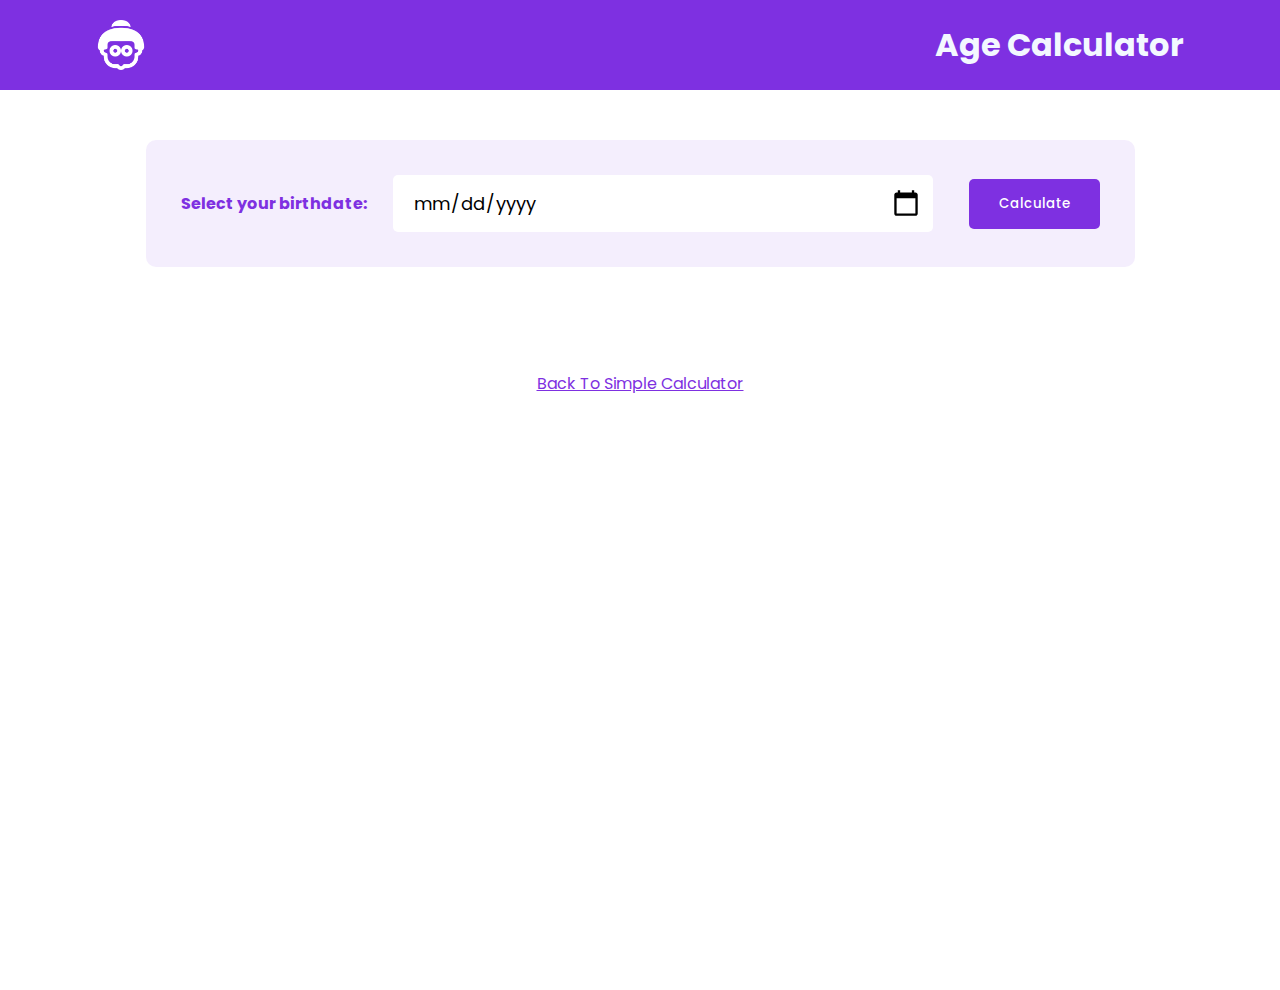
<file: projects/age-calculator.html>
<!DOCTYPE html>

<html lang="en">
  <head>
    <meta charset="UTF-8">
    <meta name="viewport" content="width=device-width, initial-scale=1.0">
    <title>Age Calculator</title>
    <link rel="icon" href="/assets/icons8-old-woman-96-b.png" type="image/png/svg">
    <style>
      @import url('https://fonts.googleapis.com/css2?family=Poppins:ital,wght@0,300;0,500;0,600;0,700;1,400&display=swap');

      * {
        margin: 0;
        padding: 0;
        font-family: 'Poppins', sans-serif;
        box-sizing: border-box;
      }

      body {
        overflow: hidden;
        max-width: 100vw;
      }

      header {
        display: flex;
        justify-content: space-between;
        align-items: center;
        background-color: #7E30E1;
        height: 10vh;
        padding: 0 6em;
      }

      header h1 {
        font-weight: 700;
        color: #F3F8FF;
      }
      
      header img {
        width: 50px;
      }

      header h1:hover {
        color: #F3F8FF;
      }

      .container {
        display: flex;
        justify-content: center;
        align-items: start;
        width: 100%;
        min-height: 100vh;
        background-color: white;
        color: black;
        padding: 10px;
      }

      .calculator {
        display: flex;
        flex-direction: column;
        justify-content: center;
        align-items: center;
        gap: 1rem;
      }

      .calculator h1 {
        font-size: 60px;
      }

      .input-box {
        margin: 40px 0;
        padding: 35px;
        border-radius: 10px;
        background-color: #7d30e115;
        display: flex;
        align-items: center;
        gap: 1rem;
      }

      .input-box input {
        flex: 1;
        margin-right: 20px;
        padding: 14px 20px;
        border: 0;
        outline: 0;
        font-size: 18px;
        border-radius: 5px;
        position: relative;
      }

      .input-box button {
        background-color: #7E30E1;
        color: white;
        border: 0;
        outline: 0;
        padding: 15px 30px;
        border-radius: 5px;
        font-weight: 500;
        cursor: pointer;
      }

      .input-box button:hover {
        opacity: 0.9;
      }

      .input-box #date {
        width: 60vh;
      }

      .input-box input::-webkit-calendar-picker-indicator {
        inset: 0;
        height: auto;
        width: auto;
        position: absolute;
        background-position: calc(100% - 10px);
        background-size: 30px;
        cursor: pointer;
      }

      #result {
        font-size: 20px;
      }

      #result span {
        color: brown;
      }

      .calculator a {
        color: #7E30E1;
        margin-top: 2rem;
      }

      .input-box label {
        font-size: 16px;
        margin-right: 10px;
        color: #7E30E1;
        font-weight: bold;
      }
       
      @media screen and (max-width: 768px) {
        header {
          padding: 0 2em; 
        }

        .calculator h1 {
          font-size: 40px;
        }

        .input-box {
          flex-direction: column;
          text-align: center;
        }

        .input-box input {
          margin-right: 0;
        }

        .input-box #date {
          width: 100%; 
        }
      }

      @media screen and (max-width: 420px) {
        header h1 {
          font-size: 1.5rem;
        }

        header img {
        width: 40px;
      }
      }
    </style>
  </head>
  <body>
    <header>
      <img src="/assets/icons8-old-woman-96.png" alt="Logo">
      <h1>Age Calculator</h1>
    </header>
    <div class="container">
      <div class="calculator">
        <div class="input-box">
          <label for="date">Select your birthdate:</label>
          <input type="date" id="date">
          <button onclick="calculateAge();">Calculate</button>
        </div>
        <p id="result"></p>
        <a href="./calculator.html">Back To Simple Calculator</a>
      </div>
    </div>

    <script>
      let userInput = document.getElementById("date");
      userInput.max = new Date().toISOString().split("T")[0];

      let result = document.getElementById("result");

      function calculateAge() {
        let birthDate = new Date(userInput.value);

        let d1 = birthDate.getDate();
        let m1 = birthDate.getMonth();
        let y1 = birthDate.getFullYear();

        let today = new Date();

        let d2 = today.getDate();
        let m2 = today.getMonth() + 1;
        let y2 = today.getFullYear();

        let d3, m3, y3;

        y3 = y2 - y1;

        if (m2 >= m1) {
          m3 = m2 - m1;
        } else {
          y3--;
          m3 = 12 + m2 - m1;
        }

        if (d2 >= d1) {
          d3 = d2 - d1;
        } else {
          m3--;
          d3 = getDaysInMonth(y1, m1) + d2 - d1;
        }

        if (m3 < 0) {
          m3 = 11;
          y3--;
        }
        result.innerHTML = `Your current age is <span>${y3}</span> years, <span>${m3}</span> months, and <span>${d3}</span> days.`;
      }

      function getDaysInMonth(year, month) {
        return new Date(year, month, 0).getDate();
      }
    </script>
  </body>
</html>
</file>
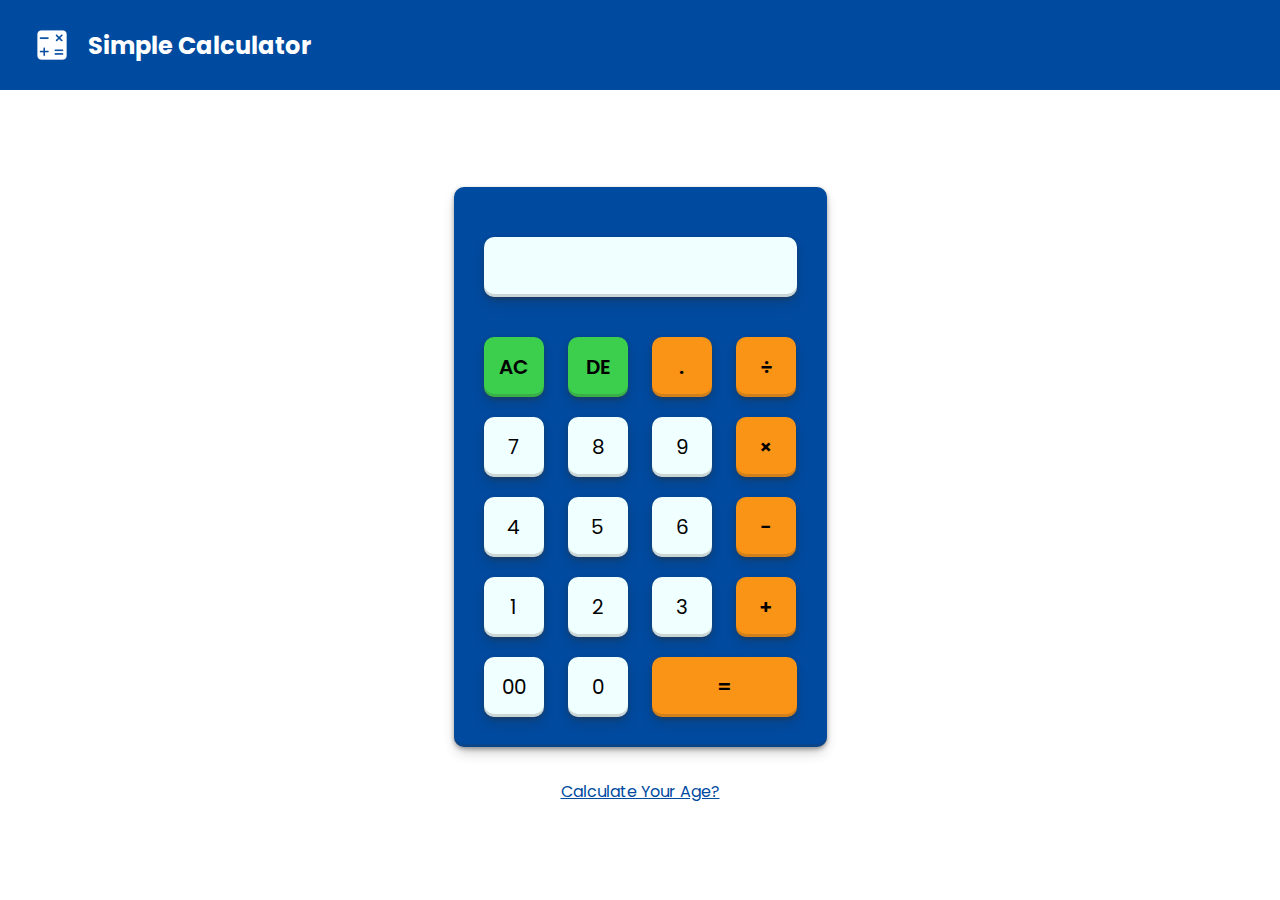
<file: projects/calculator.html>
<!DOCTYPE html>

<html lang="en">
  <head>
    <meta charset="UTF-8">
    <meta name="viewport" content="width=device-width, initial-scale=1.0">
    <title>Simple Calculator!</title>
    <link rel="icon" href="/assets/calculator.svg" type="image/png/svg">

    <style>
      @import url('https://fonts.googleapis.com/css2?family=Poppins:ital,wght@0,300;0,500;0,600;0,700;1,400&display=swap');

    * {
      margin: 0;
      padding: 0;
      font-family: 'Poppins', sans-serif;
      box-sizing: border-box;
    }

    body {
      overflow: hidden;
    }

    .container {
      width: 100%;
      height: 90vh;
      background-color: white;
      display: flex;
      align-items: center;
      justify-content: center;
      flex-direction: column;
      gap: 2rem;
    }

    .calculator {
      background-color: rgb(0, 74, 159);
      padding: 20px;
      border-radius: 10px;
      box-shadow: rgba(48, 48, 48, 0.4) 0px 2px 4px, rgba(50, 50, 50, 0.3) 0px 7px 13px -3px, rgba(50, 50, 50, 0.2) 0px -3px 0px inset;
    }

    .calculator form input {
      border: 0;
      outline: 0;
      width: 60px;
      height: 60px;
      border-radius: 10px;
      box-shadow: rgba(48, 48, 48, 0.4) 0px 2px 4px, rgba(50, 50, 50, 0.3) 0px 7px 13px -3px, rgba(50, 50, 50, 0.2) 0px -3px 0px inset;
      background: transparent;
      font-size: 20px;
      color: white;
      cursor: pointer;
      margin: 10px;
    }

    form .display {
      display: flex;
      justify-content: flex-end;
      margin: 20px 0;
    }

    form .display input {
      text-align: right;
      flex: 1;
      font-size: 25px;
      padding: 0 1rem;
      box-shadow: rgba(48, 48, 48, 0.4) 0px 2px 4px, rgba(50, 50, 50, 0.3) 0px 7px 13px -3px, rgba(50, 50, 50, 0.2) 0px -3px 0px inset;
      background-color: azure;
      color: black;
    }

    form input.equal {
      width: 145px;
    }

    form input[type="button"] {
      background-color: azure;
      color: black;
    }

    form input.operator {
      color: black;
      font-weight: 600;
      background-color: #F99417;
    }

    header {
      display: flex;
      justify-content: start;
      gap: 1rem;
      align-items: center;
      background-color: rgb(0, 74, 159);
      height: 10vh;
      padding: 0 2em; 
    }

    header h1 {
      font-weight: 700;
      color: white;
      font-size: 1.5rem; 
    }

    header img {
      width: 40px; /
    }

    header h1:hover {
      color: #F99417;
    }

    form input.green {
      background-color: #3CCF4E;
    }

    .age-calculator a {
      color: rgb(0, 74, 159);
    }

    .calculator form input[type="button"]:hover {
      opacity: 0.9;
    }  

    @media screen and (max-width: 600px) {
      .calculator form input {
        width: 45px;
        height: 45px;
        font-size: 16px;
      }

      header {
        padding: 0 1em;
      }

      header h1 {
        font-size: 1.5rem;
      }

      header img {
        width: 40px;
        margin-right: 1rem;
      }

      form input.equal {
        width: 110px;
      }
    }
    </style>
  </head>
  <body>
    <header>
      <img src="/assets/icons8-calculator-64.png" alt="Logo">
      <h1>Simple Calculator</h1>
    </header>
    <div class="container">
      <div class="calculator">
        <form>
          <div class="display">
            <input type="text" name="display">
          </div>
          <div>
            <input type="button" value="AC" onclick="display.value = '';" class="operator green">
            <input type="button" value="DE" onclick="display.value = display.value.toString().slice(0, -1);" class="operator green">
            <input type="button" value="." onclick="display.value += '.';" class="operator">
            <input type="button" value="&div;" onclick="display.value += '/';" class="operator">
          </div>
          <div>
            <input type="button" value="7" onclick="display.value += '7';">
            <input type="button" value="8" onclick="display.value += '8';">
            <input type="button" value="9" onclick="display.value += '9';">
            <input type="button" value="&times;" onclick="display.value += '*';" class="operator">
          </div>
          <div>
            <input type="button" value="4" onclick="display.value += '4';">
            <input type="button" value="5" onclick="display.value += '5';">
            <input type="button" value="6" onclick="display.value += '6';">
            <input type="button" value="-" onclick="display.value += '-';" class="operator">
          </div>
          <div>
            <input type="button" value="1" onclick="display.value += '1';">
            <input type="button" value="2" onclick="display.value += '2';">
            <input type="button" value="3" onclick="display.value += '3';">
            <input type="button" value="+" onclick="display.value += '+';" class="operator">
          </div>
          <div>
            <input type="button" value="00" onclick="display.value += '00';">
            <input type="button" value="0" onclick="display.value += '0';">
            <input type="button" value="=" onclick="display.value = eval(display.value)" class="equal operator">
          </div>
        </form>
      </div>

      <div class="age-calculator">
        <a href="./age-calculator.html">Calculate Your Age?</a>
      </div>
    </div>
  </body>
</html>
</file>
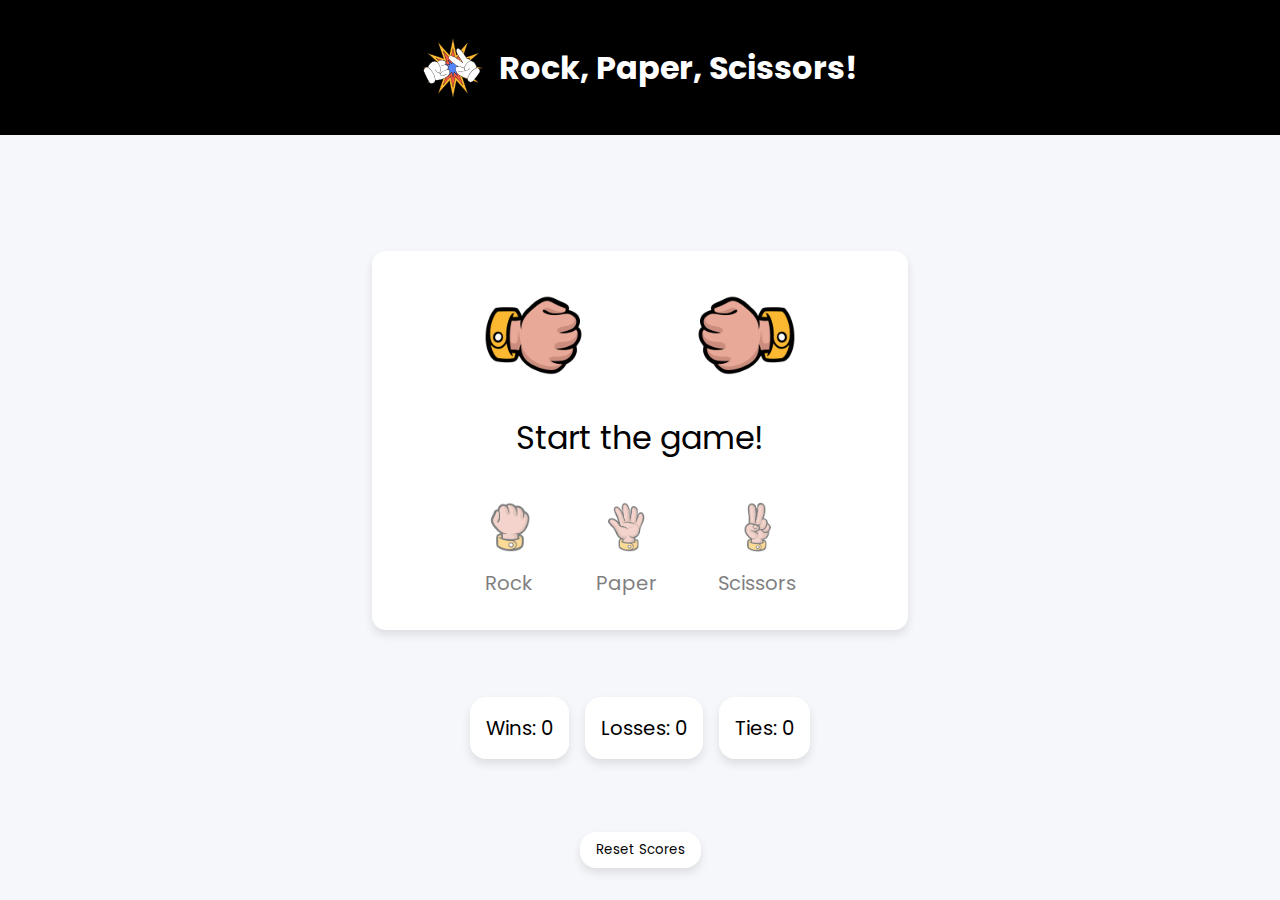
<file: projects/rock-paper-scissors.html>
<!DOCTYPE html>

<html lang="en">
  <head>
    <meta charset="UTF-8">
    <meta name="viewport" content="width=device-width, initial-scale=1.0">
    <title>Rock Paper Scissors</title>
    <link rel="icon" href="/assets/rps-icon-2.svg" type="image/png/svg">
    <style>
      /* Import Google font - Poppins */
      @import url("https://fonts.googleapis.com/css2?family=Poppins:wght@200;300;400;500;600;700&display=swap");

      * {
        margin: 0;
        padding: 0;
        box-sizing: border-box;
        font-family: "Poppins", sans-serif;
      }

      body {
        height: 100vh;
        display: flex;
        align-items: center;
        justify-content: space-between;
        flex-direction: column;
        background: #f6f7fb;
        padding-bottom: 2rem;
      }

      header {
        display: flex;
        justify-content: center;
        align-items: center;
        background-color: black;
        width: 100%;
        height: 15vh;
        padding: 0 6em;
        color: white;
      }

      header img {
        width: 60px;
        margin-right: 1rem;
      }

      ::selection {
        color: #fff;
        background-color: #000000;
      }

      .container {
        padding: 2rem 7rem;
        border-radius: 14px;
        background: #fff;
        box-shadow: 0 5px 10px rgba(0, 0, 0, 0.1);
        margin-top: 8vh;
      }

      .result_images {
        display: flex;
        column-gap: 7rem;
      }

      .container.start .user_result {
        transform-origin: left;
        animation: userShake 0.7s ease infinite;
      }
      @keyframes userShake {
        50% {
          transform: rotate(10deg);
        }
      }

      .container.start .computer_result {
        transform-origin: right;
        animation: computerShake 0.7s ease infinite;
      }
      @keyframes computerShake {
        50% {
          transform: rotate(-10deg);
        }
      }

      .result_images img {
        width: 100px;
      }

      .user_result img {
        transform: rotate(90deg);
      }

      .computer_result img {
        transform: rotate(-90deg) rotateY(180deg);
      }

      .result {
        text-align: center;
        font-size: 2rem;
        color: #000000;
        margin-top: 1.5rem;
      }

      .option_image img {
        width: 50px;
      }

      .option_images {
        display: flex;
        align-items: center;
        margin-top: 2.5rem;
        justify-content: space-between;
      }

      .container.start .option_images {
        pointer-events: none;
      }

      .option_image {
        display: flex;
        flex-direction: column;
        align-items: center;
        opacity: 0.5;
        cursor: pointer;
        transition: opacity 0.3s ease;
      }

      .option_image:hover {
        opacity: 1;
      }

      .option_image.active {
        opacity: 1;
      }

      .option_image img {
        pointer-events: none;
      }

      .option_image p {
        color: #000000;
        font-size: 1.235rem;
        margin-top: 1rem;
        pointer-events: none;
      }

      .result-2 {
        display: flex;
        gap: 1rem;
        justify-content: center;
        align-items: center;
      }

      .result-2 p {
        font-size: 1.235rem;
        border-radius: 1rem;
        background: #fff;
        box-shadow: 0 5px 10px rgba(0, 0, 0, 0.1);
        padding: 1rem;
      }

      #resetButton {
        background-color: white;
        padding: 0.5rem 1rem;
        margin-top: 1.8rem;
        box-shadow: 0 5px 10px rgba(0, 0, 0, 0.1);
        border: none;
        cursor: pointer;
        border-radius: 1rem;
      }

      #resetButton:hover {
        background-color: #FBB830;
        transition: all 300ms ease;
      }

      @media (max-width: 640px) {

        .rps header {
          padding: 0 1rem;
        }

        .rps header h1 {
          font-size: 5vw;
        }

        .rps header img {
        width: 40px;
        }

        .rps .container {
          display: flex;
          align-items: center;
          justify-content: center;
          width: 90%;
        }

        .rps .container .result_images {
          gap: 1rem;
        }

        .option_image .rp {
          margin: 0 1rem;
        }

        .result_images {
          align-items: center;
          justify-content: space-between;
        }
      }

      @media (max-width: 360px) {
        .rps header h1 {
          font-size: 1rem;
        }

        .rps header img {
        width: 40px;
        }
      }
      </style>
  </head>
  <body class="rps">
    <header>
      <img src="/assets/rps-logo.svg" alt="Logo">
      <h1>Rock, Paper, Scissors!</h1>
    </header>
    <section class="container">
      <div>
        <div class="result_field">
          <div class="result_images">
            <span class="user_result">
              <img src="/assets/rock-1.png" alt="" />
            </span>
            <span class="computer_result ">
              <img src="/assets/rock-1.png" alt="" />
            </span>
          </div>
          <div class="result">Start the game!</div>
        </div>
      
        <div class="option_images">
          <span class="option_image">
            <img class="rp" src="/assets/rock-1.png" alt="" />
            <p>Rock</p>
          </span>
          <span class="option_image">
            <img class="rp mid"  src="/assets/paper-1.png" alt="" />
            <p>Paper</p>
          </span>
          <span class="option_image">
            <img src="/assets/scissors-1.png" alt="" />
            <p>Scissors</p>
          </span>
        </div>
      </div>
    </section>
    
    <div class="result result-2">
      <p>Wins: <span class="user-score">0</span></p>
      <p>Losses: <span class="computer-score">0</span></p>
      <p>Ties: <span class="tie-score">0</span></p>
    </div>

    <button id="resetButton">Reset Scores</button>

    <script>
      // DOM elements
      const gameContainer = document.querySelector(".container"),
        userResult = document.querySelector(".user_result img"),
        computerResult = document.querySelector(".computer_result img"),
        result = document.querySelector(".result"),
        userScoreDisplay = document.querySelector(".user-score"),
        computerScoreDisplay = document.querySelector(".computer-score"),
        tieScoreDisplay = document.querySelector(".tie-score"),
        optionImages = document.querySelectorAll(".option_image");

      // Update scores 
      const updateScores = () => {
        userScoreDisplay.textContent = userScore;
        computerScoreDisplay.textContent = computerScore;
        tieScoreDisplay.textContent = tieScore;

        localStorage.setItem('userScore', userScore);
        localStorage.setItem('computerScore', computerScore);
        localStorage.setItem('tieScore', tieScore);
      };

      let userScore = parseInt(localStorage.getItem('userScore')) || 0;
      let computerScore = parseInt(localStorage.getItem('computerScore')) || 0;
      let tieScore = parseInt(localStorage.getItem('tieScore')) || 0;

      // Display scores on page load
      updateScores();

      optionImages.forEach((image, index) => {
        image.addEventListener("click", (e) => {
          image.classList.add("active");

          userResult.src = computerResult.src = "/assets/rock-1.png";
          result.textContent = "Wait...";

          optionImages.forEach((image2, index2) => {
          
            index !== index2 && image2.classList.remove("active");
          });

          gameContainer.classList.add("start");

          let time = setTimeout(() => {
            gameContainer.classList.remove("start");

            let imageSrc = e.target.querySelector("img").src;
            userResult.src = imageSrc;

            let randomNumber = Math.floor(Math.random() * 3);
            let computerImages = ["/assets/rock-1.png", "/assets/paper-1.png", "/assets/scissors-1.png"];

            computerResult.src = computerImages[randomNumber];

            let computerValue = ["R", "P", "S"][randomNumber];
            let userValue = ["R", "P", "S"][index];

            let outcomes = {
              RR: "Draw",
              RP: "Computer",
              RS: "You",
              PP: "Draw",
              PR: "You",
              PS: "Computer",
              SS: "Draw",
              SR: "Computer",
              SP: "You",
            };

            let outComeValue = outcomes[userValue + computerValue];

            // Update scores 
            if (outComeValue === "You") {
              userScore++;
            } else if (outComeValue === "Computer") {
              computerScore++;
            } else {
              tieScore++;
            }

            // Display the result and update scores
            result.textContent = userValue === computerValue ? "Tie." : `${outComeValue} Won!`;
            updateScores();
          }, 2500);
        });
      });

      const resetButton = document.getElementById('resetButton');

      // Reset scores and update the display
      const resetScores = () => {
        userScore = 0;
        computerScore = 0;
        tieScore = 0;

        updateScores();
      };

      resetButton.addEventListener('click', resetScores);
    </script>
  </body>
</html>
</file>
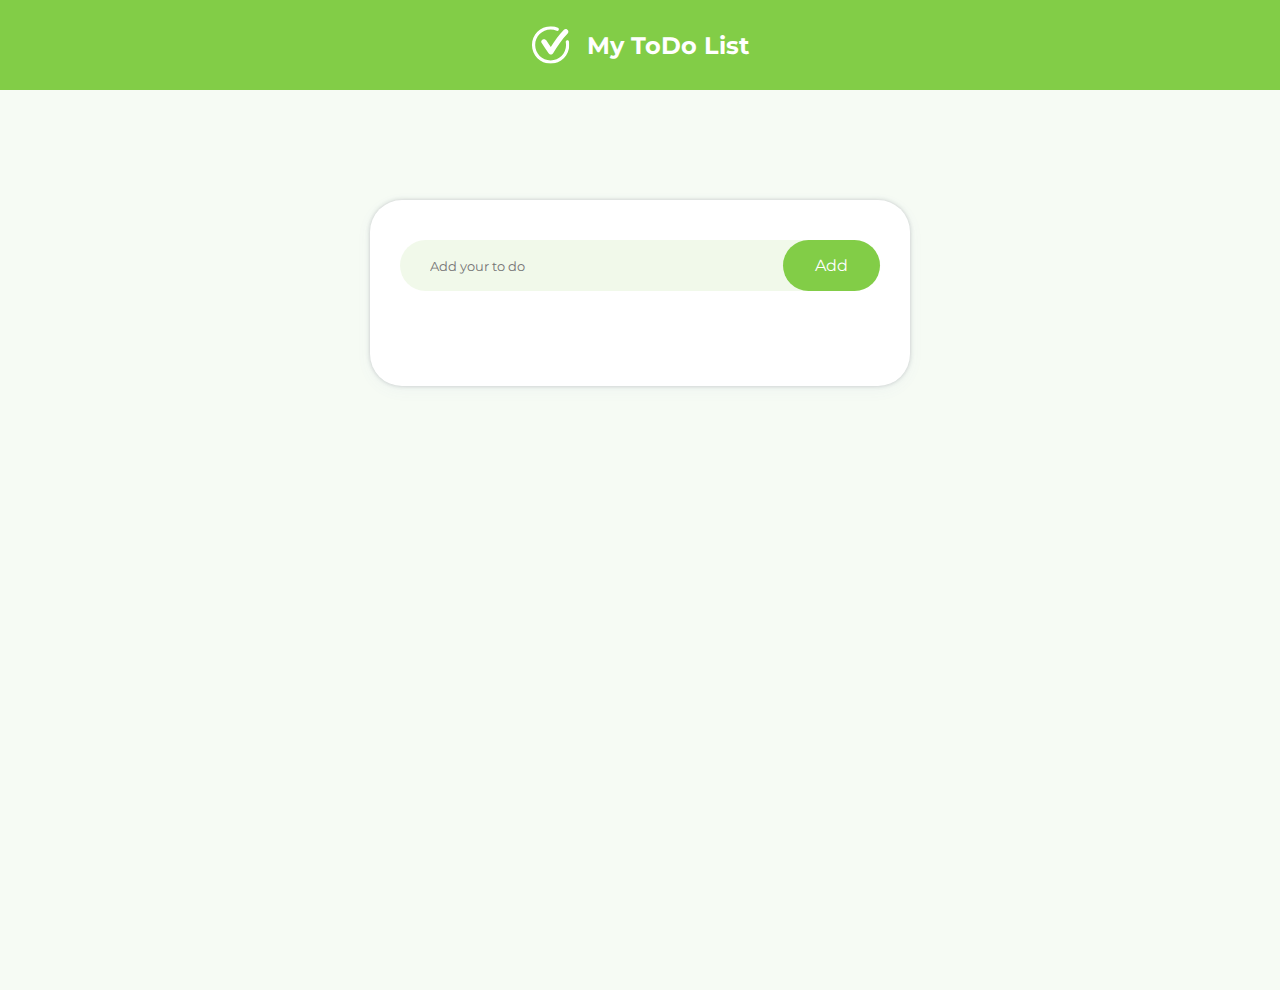
<file: projects/todo-list.html>
<!DOCTYPE html>

<html lang="en">
  <head>
    <meta charset="UTF-8">
    <meta name="viewport" content="width=device-width, initial-scale=1.0">
    <title>Simple To Do List</title>
    <link rel="icon" href="/assets/td-logo.svg" type="image/png">
    <style>
      @import url('https://fonts.googleapis.com/css2?family=Montserrat:wght@400;500;600;700;800;900&display=swap');

      * {
        margin: 0;
        padding: 0;
        font-family: 'Montserrat', sans-serif;
        box-sizing: border-box;
      }

      body {
        overflow: auto;
      }

      header {
        display: flex;
        justify-content: center;
        align-items: center;
        background-color: #82CD47;
        height: 10vh;
        padding: 0 6em;
        color: white;
      }

      header img {
        width: 40px;
        margin-right: 1rem;
      }

      header h1 {
        font-size: 1.5rem;
      }

      .container {
        width: 100%;
        min-height: 100vh;
        background-color: #F6FBF4;
        padding: 10px;
      }
      
      .todo-app {
        width: 90%;
        max-width: 540px;
        background-color: white;
        box-shadow: rgba(67, 71, 85, 0.27) 0px 0px 0.25em, rgba(90, 125, 188, 0.05) 0px 0.25em 1em;
        margin: 100px auto 20px;
        padding: 40px 30px 70px;
        border-radius: 2rem;
      }

      .todo-app img {
        width: 40px;
      }

      .row {
        display: flex;
        align-items: center;
        justify-content: space-between;
        background-color: #81cd471d;
        border-radius: 30px;
        padding-left: 20px;
        margin-bottom: 25px;
      }

      input {
        flex: 1;
        border: none;
        outline: none;
        background-color: transparent;
        padding: 10px;
        font-weight: 14px;
      }

      button {
        border: none;
        outline: none;
        padding: 1rem 2rem;
        background-color: #82CD47;
        color: white;
        font-size: 1rem;
        cursor: pointer;
        border-radius: 40px;
      }

      ul li {
        list-style: none;
        font-size: 17px;
        padding: 12px 8px 12px 50px;
        user-select: none;
        cursor: pointer;
        position: relative;
      }

      ul li::before {
        content: '';
        position: absolute;
        height: 25px;
        width: 25px;
        border-radius: 50%;
        background-image: url(/assets/unchecked.png);
        background-size: cover;
        background-position: center;
        top: 12px;
        left: 8px;
      }

      ul li.checked {
        color: black;
        text-decoration: line-through;
      }

      ul li.checked::before {
        background-image: url(/assets/green-check.png);
      }

      ul li span {
        position: absolute;
        right: 0;
        top: 5px;
        width: 40px;
        height: 40px;
        font-size: 22px;
        color: black;
        line-height: 40px;
        text-align: center;
        border-radius: 50%;
      }

      ul li span:hover {
        background: rgb(240, 240, 240);
      }    
      
      @media (max-width: 450px) {
        header h1 {
          font-size: 1rem;
          width: fit-content;
        }

        #input-box,
        .todo-app {
          width: auto;
        }

        .row {
          width: fit-content;
        }

        .todo-app .row button {
          width: 100%;
        }
      }
    </style>
  </head>
  <body>
    <header>
      <img src="/assets/proj-td-1.svg" alt="Logo">
      <h1>My ToDo List</h1>
    </header>
    <div class="container">
      <div class="todo-app">
        <div class="row">
          <input type="text" id="input-box" placeholder="Add your to do">
          <button onclick="addTodo();">Add</button>
        </div>
        <ul id="list-container">
        </ul>
      </div>
    </div>


    <script>
      const inputBox = document.getElementById("input-box");
      const listContainer = document.getElementById("list-container");

      function addTodo() {
        if (inputBox.value === '') {
          alert('You must add a to-do!');
        }
        else {
          let li = document.createElement("li");
          li.innerHTML = inputBox.value;
          listContainer.appendChild(li);
          let span = document.createElement("span");
          span.innerHTML = "\u00d7";
          li.appendChild(span);
        }

        inputBox.value = "";

        saveTodo();
      }

      listContainer.addEventListener("click", function(e) {
        if (e.target.tagName == "LI") {
          e.target.classList.toggle("checked");
          saveTodo();
        }
        else if (e.target.tagName === "SPAN") {
          e.target.parentElement.remove();
          saveTodo();
        }
      }, false);


      function saveTodo() {
        localStorage.setItem("todo", listContainer.innerHTML);
      }

      function displayTodoList() {
        listContainer.innerHTML = localStorage.getItem("todo");
      }

      displayTodoList();
    </script>
  </body>
</html>
</file>
